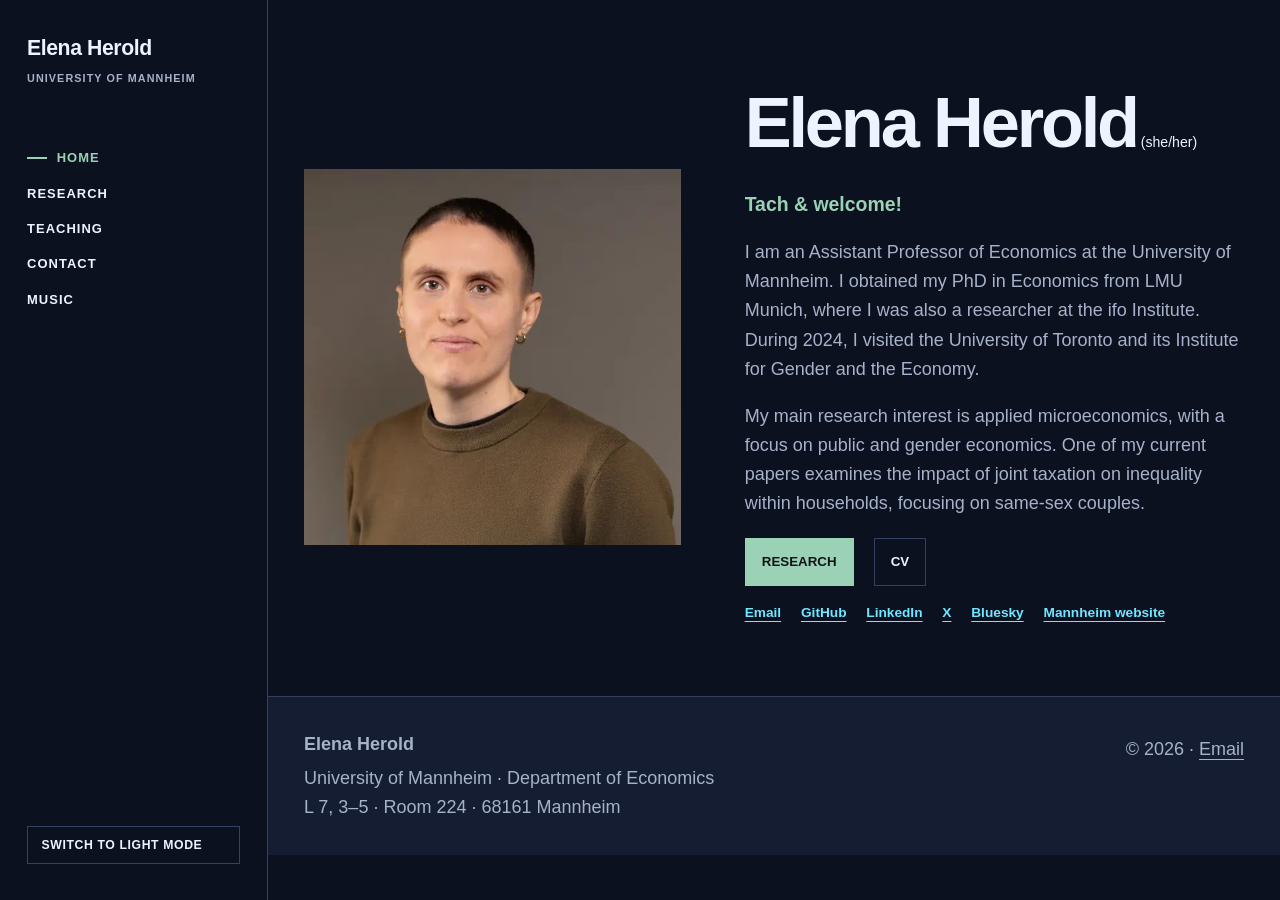
<file: index.html>
<!doctype html>
<html lang="en"><head><meta charset="utf-8"><meta name="viewport" content="width=device-width, initial-scale=1"><meta name="description" content="Elena Herold &mdash; Assistant Professor of Economics at the University of Mannheim."><title>Elena Herold &mdash; Economics</title><link rel="stylesheet" href="styles.css?v=footer-gap"><script src="site.js?v=music" defer></script></head>
<body><a class="skip-link" href="#main">Skip to content</a>
<header class="site-header"><div class="nav-wrap"><a class="brand" href="index.html">Elena Herold</a><button class="menu-button" type="button" aria-expanded="false" aria-controls="navigation">Menu</button><nav class="nav" id="navigation" aria-label="Primary"><a aria-current="page" href="index.html">Home</a><a href="research.html">Research</a><a href="teaching.html">Teaching</a><a href="contact.html">Contact</a><a href="music.html">Music</a></nav></div></header>
<main id="main">
  <section class="hero"><div class="container profile-hero">
    <img class="portrait" src="elena-herold.jpg" alt="Portrait of Elena Herold" width="578" height="576">
    <div><h1>Elena Herold <small style="font-size:.24em;font-family:var(--sans);font-weight:500;letter-spacing:0">(she/her)</small></h1>
      <div class="bio"><p class="welcome">Tach &amp; welcome!</p><p>I am an Assistant Professor of Economics at the University of Mannheim. I obtained my PhD in Economics from LMU Munich, where I was also a researcher at the ifo Institute. During 2024, I visited the University of Toronto and its Institute for Gender and the Economy.</p><p>My main research interest is applied microeconomics, with a focus on public and gender economics. One of my current papers examines the impact of joint taxation on inequality within households, focusing on same-sex couples.</p></div>
      <div class="actions"><a class="button primary" href="research.html">Research</a><a class="button" href="https://sites.google.com/view/elenaherold/cv" target="_blank" rel="noreferrer">CV</a></div>
      <div class="quick-links" aria-label="Quick links"><a href="mailto:elena.herold@uni-mannheim.de">Email</a><a href="https://github.com/ElenaHerold">GitHub</a><a href="https://de.linkedin.com/in/elena-herold-15aa451b9">LinkedIn</a><a href="https://x.com/ElenaHero8">X</a><a href="https://bsky.app/profile/elenahero8.bsky.social">Bluesky</a><a href="https://www.vwl.uni-mannheim.de/herold/">Mannheim website</a></div>
    </div>
  </div></section>
</main>
<footer class="footer home-footer"><div class="footer-inner"><div><strong>Elena Herold</strong><p>University of Mannheim &middot; Department of Economics<br>L 7, 3&ndash;5 &middot; Room 224 &middot; 68161 Mannheim</p></div><p>&copy; <span data-year></span> &middot; <a href="mailto:elena.herold@uni-mannheim.de">Email</a></p></div></footer></body></html>
</file>
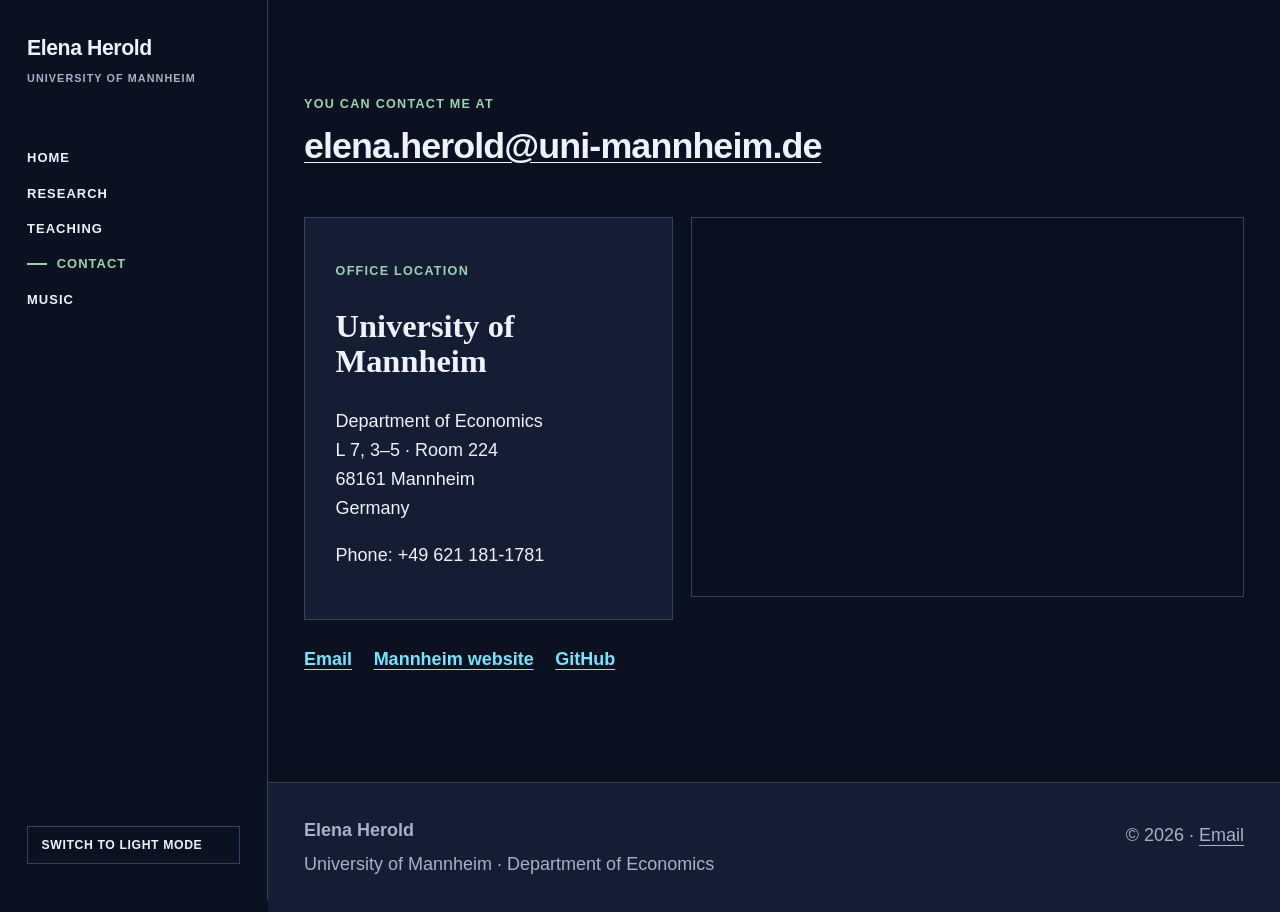
<file: contact.html>
<!doctype html><html lang="en"><head><meta charset="utf-8"><meta name="viewport" content="width=device-width, initial-scale=1"><meta name="description" content="Contact economist Elena Herold at the University of Mannheim."><title>Contact — Elena Herold</title><link rel="stylesheet" href="styles.css"><script src="site.js" defer></script></head><body>
<a class="skip-link" href="#main">Skip to content</a><header class="site-header"><div class="nav-wrap"><a class="brand" href="index.html">Elena Herold</a><button class="menu-button" type="button" aria-expanded="false" aria-controls="navigation">Menu</button><nav class="nav" id="navigation" aria-label="Primary"><a href="index.html">Home</a><a href="research.html">Research</a><a href="teaching.html">Teaching</a><a aria-current="page" href="contact.html">Contact</a></nav></div></header>
<main id="main"><section class="compact-page"><div class="container">
  <div class="contact-lead"><p class="eyebrow">You can contact me at</p><a class="contact-email" href="mailto:elena.herold@uni-mannheim.de">elena.herold@uni-mannheim.de</a></div>
  <div class="contact-layout"><address class="office-block"><p class="eyebrow">Office location</p><h2>University of Mannheim</h2><p>Department of Economics<br>L 7, 3–5 · Room 224<br>68161 Mannheim<br>Germany</p><p>Phone: +49 621 181-1781</p></address><iframe class="map-frame" title="Map showing the University of Mannheim Department of Economics" src="https://www.google.com/maps?q=L+7,+3-5,+68161+Mannheim,+Germany&amp;output=embed" loading="lazy" referrerpolicy="no-referrer-when-downgrade"></iframe></div>
  <div class="contact-bottom-links" aria-label="Contact links"><a href="mailto:elena.herold@uni-mannheim.de">Email</a><a href="https://www.vwl.uni-mannheim.de/herold/">Mannheim website</a><a href="https://github.com/ElenaHerold">GitHub</a></div>
</div></section></main>
<footer class="footer"><div class="footer-inner"><div><strong>Elena Herold</strong><p>University of Mannheim · Department of Economics</p></div><p>© <span data-year></span> · <a href="mailto:elena.herold@uni-mannheim.de">Email</a></p></div></footer></body></html>
</file>
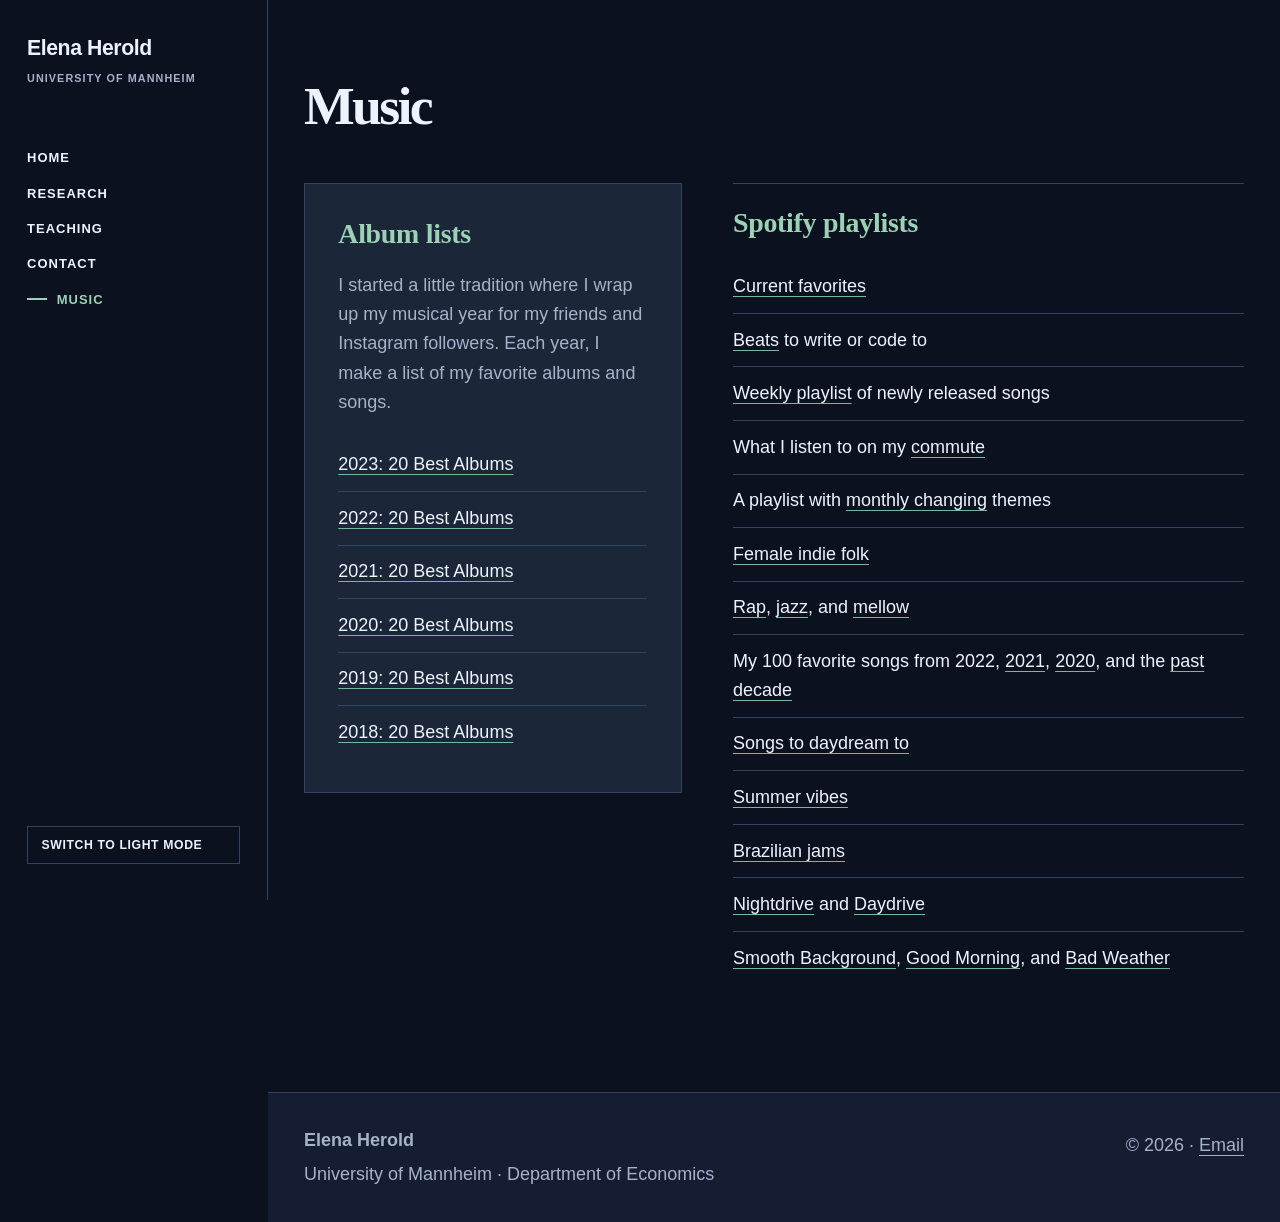
<file: music.html>
<!doctype html>
<html lang="en">
<head>
  <meta charset="utf-8">
  <meta name="viewport" content="width=device-width, initial-scale=1">
  <meta name="description" content="Elena Herold&rsquo;s year-end album lists and Spotify playlists.">
  <title>Music &mdash; Elena Herold</title>
  <link rel="stylesheet" href="styles.css?v=music-layout">
  <script src="site.js" defer></script>
</head>
<body class="music-page">
  <a class="skip-link" href="#main">Skip to content</a>
  <header class="site-header">
    <div class="nav-wrap">
      <a class="brand" href="index.html">Elena Herold</a>
      <button class="menu-button" type="button" aria-expanded="false" aria-controls="navigation">Menu</button>
      <nav class="nav" id="navigation" aria-label="Primary">
        <a href="index.html">Home</a>
        <a href="research.html">Research</a>
        <a href="teaching.html">Teaching</a>
        <a href="contact.html">Contact</a>
        <a aria-current="page" href="music.html">Music</a>
      </nav>
    </div>
  </header>
  <main id="main" class="compact-page">
    <div class="container">
      <div class="page-title"><h1>Music</h1></div>
      <div class="music-content">
        <section>
          <div class="simple-heading"><h2>Album lists</h2></div>
          <p>I started a little tradition where I wrap up my musical year for my friends and Instagram followers. Each year, I make a list of my favorite albums and songs.</p>
          <ul class="resource-list">
            <li><a href="https://docs.google.com/document/d/1A4HO-0M-Pzpk52nbZk3SD6AuZmOB5ZL29zUiPCK2bwg/edit?usp=sharing">2023: 20 Best Albums</a></li>
            <li><a href="https://docs.google.com/document/d/15G98rciWml8oA7XTT5eJnZAzKNcc1Stb_ZvEBKhloyU/edit">2022: 20 Best Albums</a></li>
            <li><a href="https://docs.google.com/document/d/1WB7Tk2DOCtQUjjTrojxL0MNMgNbkFAu_dySTpQH6QS0/edit">2021: 20 Best Albums</a></li>
            <li><a href="https://docs.google.com/document/d/1PI42fc4hTMATP-S0M8WL9-mwnEs9wQijAi701jOdJro/edit">2020: 20 Best Albums</a></li>
            <li><a href="https://docs.google.com/document/d/1vWv5sb4I0A_2w-kT2StlAGYwzggC92cbsrtn1eJMglU/edit">2019: 20 Best Albums</a></li>
            <li><a href="https://docs.google.com/document/d/13lSF3C5xCeaJgcHfjGsRQALjTRauyb-rl0aN3bH58yA/edit">2018: 20 Best Albums</a></li>
          </ul>
        </section>
        <section>
          <div class="simple-heading"><h2>Spotify playlists</h2></div>
          <ul class="resource-list">
            <li><a href="https://open.spotify.com/playlist/5D6ZUJSu3PGWhDtnA1cZZ3">Current favorites</a></li>
            <li><a href="https://open.spotify.com/playlist/4ku3Oc944n44gtOtDC6BoD">Beats</a> to write or code to</li>
            <li><a href="https://open.spotify.com/playlist/0uFxVH8AVri1pKlq2dPrEJ">Weekly playlist</a> of newly released songs</li>
            <li>What I listen to on my <a href="https://open.spotify.com/playlist/738i3jsyd4yw0ll4CYDeMt">commute</a></li>
            <li>A playlist with <a href="https://open.spotify.com/playlist/663Njykz3KDNhgYxnbQjS2">monthly changing</a> themes</li>
            <li><a href="https://open.spotify.com/playlist/2mMNcdWrbpffpsDDjH6Fhn">Female indie folk</a></li>
            <li><a href="https://open.spotify.com/playlist/1CYoEpx6fRs2TTwJpzUmvJ">Rap</a>, <a href="https://open.spotify.com/playlist/25WAeV6eblg3Qgh4OGMSEk">jazz</a>, and <a href="https://open.spotify.com/playlist/1lBPT0p9Pr8GLyC3iGca9m">mellow</a></li>
            <li>My 100 favorite songs from 2022, <a href="https://open.spotify.com/playlist/7gCdxbbAJJVEA4LKcmruKF">2021</a>, <a href="https://open.spotify.com/playlist/0hAU9uDH52lCgcaw1iNOfY">2020</a>, and the <a href="https://open.spotify.com/playlist/7JocLLuIwHmOETHFP0J8g9">past decade</a></li>
            <li><a href="https://open.spotify.com/playlist/2nCB3fsyP08tKt2p84H20M">Songs to daydream to</a></li>
            <li><a href="https://open.spotify.com/playlist/36pIoE3mAwqpCnnWa687Z8">Summer vibes</a></li>
            <li><a href="https://open.spotify.com/playlist/7FejXldpJetlLeXkN7qG2x">Brazilian jams</a></li>
            <li><a href="https://open.spotify.com/playlist/2m3jjHHO1isMdVcgaPcbvI">Nightdrive</a> and <a href="https://open.spotify.com/playlist/0xFaqoiD2bs73mEB8EAVh1">Daydrive</a></li>
            <li><a href="https://open.spotify.com/playlist/2GRf2dEL05OLwpFAt7LrQb">Smooth Background</a>, <a href="https://open.spotify.com/playlist/7aqoM42GNUUBeMi5clHeQJ">Good Morning</a>, and <a href="https://open.spotify.com/playlist/3A0E3oAkqNISywEKIcQkzJ">Bad Weather</a></li>
          </ul>
        </section>
      </div>
    </div>
  </main>
  <footer class="footer">
    <div class="footer-inner">
      <div><strong>Elena Herold</strong><p>University of Mannheim &middot; Department of Economics</p></div>
      <p>&copy; <span data-year></span> &middot; <a href="mailto:elena.herold@uni-mannheim.de">Email</a></p>
    </div>
  </footer>
</body>
</html>
</file>
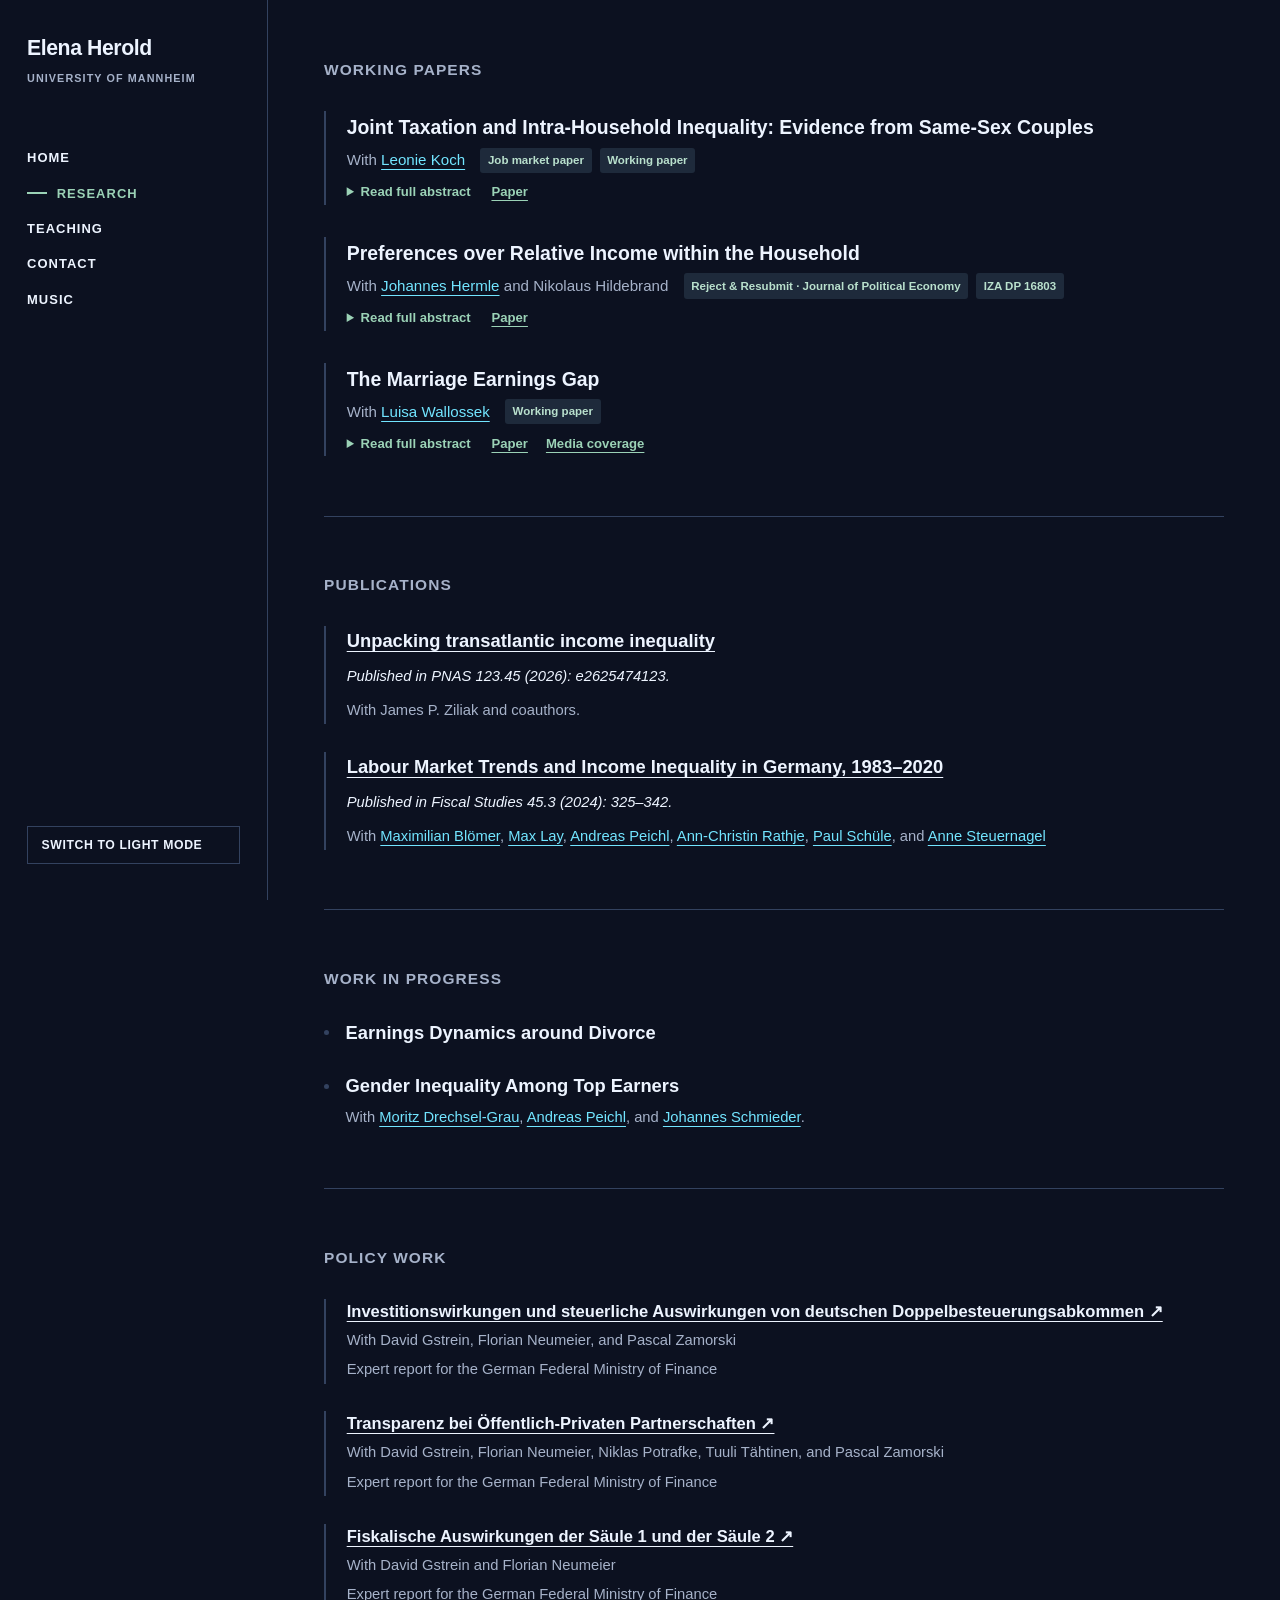
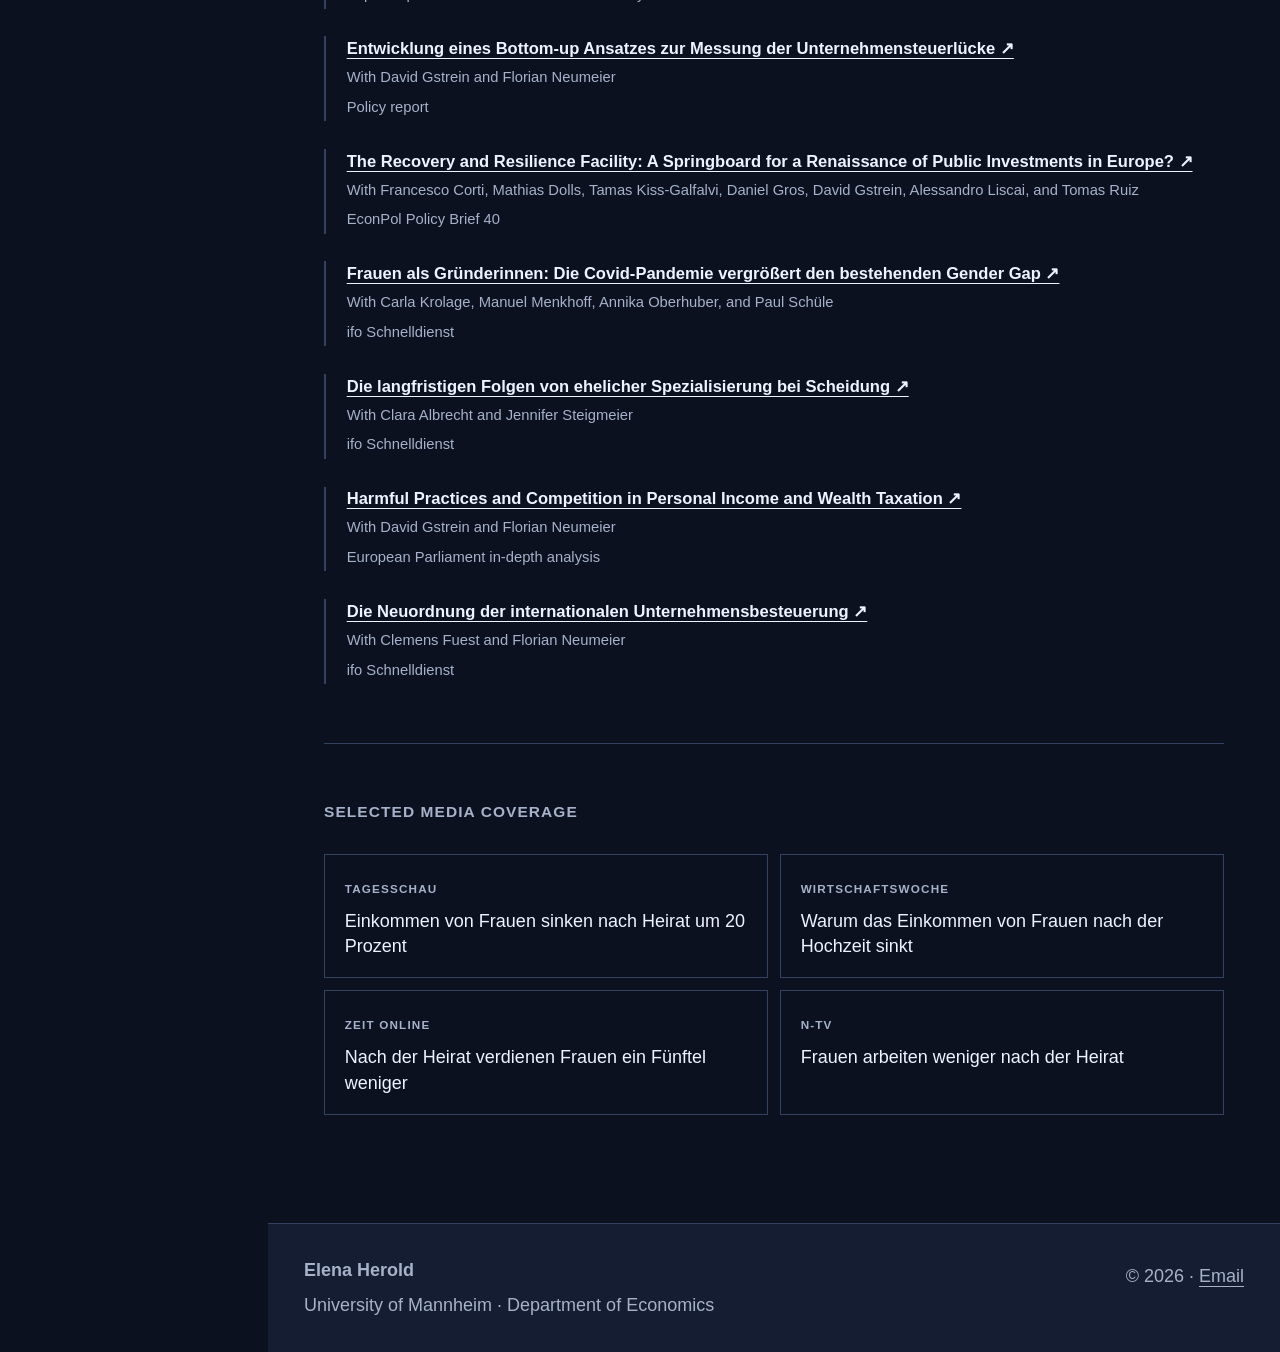
<file: research.html>
<!doctype html>
<html lang="en"><head><meta charset="utf-8"><meta name="viewport" content="width=device-width, initial-scale=1"><meta name="description" content="Research by economist Elena Herold on public and gender economics."><title>Research — Elena Herold</title><link rel="stylesheet" href="styles.css"><script src="site.js" defer></script></head>
<body class="research-page"><a class="skip-link" href="#main">Skip to content</a><header class="site-header"><div class="nav-wrap"><a class="brand" href="index.html">Elena Herold</a><button class="menu-button" type="button" aria-expanded="false" aria-controls="navigation">Menu</button><nav class="nav" id="navigation" aria-label="Primary"><a href="index.html">Home</a><a aria-current="page" href="research.html">Research</a><a href="teaching.html">Teaching</a><a href="contact.html">Contact</a></nav></div></header>
<main id="main"><section class="compact-page"><div class="container"><div class="simple-heading research-first-heading"><h2>Working Papers</h2></div>
<div class="paper-grid">
  <article class="paper-card compact-paper featured" id="joint-taxation"><h3>Joint Taxation and Intra-Household Inequality: Evidence from Same-Sex Couples</h3><div class="paper-meta-row"><p class="authors">With <a class="coauthor-link" href="https://sites.google.com/view/leonie-koch/about-me">Leonie Koch</a></p><span class="status">Job market paper</span><span class="status">Working paper</span></div><div class="paper-actions-row"><details><summary>Read full abstract</summary><p>Joint taxation of couples is often criticized for distorting labor supply and reinforcing household income inequality, particularly by disincentivizing secondary earners. Yet, empirical evidence is limited, as switching to joint taxation is typically endogenous and observed responses among different-sex couples are confounded by gender norms. We study the 2013 extension of joint income taxation to same-sex civil partners in Germany to isolate how tax incentives influence household income allocation. Using administrative tax return data on the universe of filers, we provide the first large-scale evidence on same-sex couples in Germany. We find that joint taxation increases within-couple inequality, primarily through reduced earnings of secondary earners. The partner pay gap rises by 4.1 percentage points—a 12.8% increase relative to the pre-reform level. Couples with children and initially equal earnings respond most. Exploiting heterogeneity in marginal tax rate changes, we find weak secondary-earner elasticities, consistent with household reallocation toward greater specialization rather than individual responses proportional to marginal tax incentives. Additionally, we show that same-sex couples are less likely than different-sex couples to choose withholding schemes that reinforce income differences between partners. Together, our findings show that joint taxation increases intra-household inequality, especially when there is scope for specialization and incentives align with gender norms.</p></details><div class="paper-links"><a href="https://elenaherold.github.io/Papers/Herold_Koch_JointTaxationIntraHouseholdInequality.pdf">Paper</a></div></div></article>
  <article class="paper-card compact-paper" id="relative-income"><h3>Preferences over Relative Income within the Household</h3><div class="paper-meta-row"><p class="authors">With <a class="coauthor-link" href="https://sites.google.com/berkeley.edu/johannes/home">Johannes Hermle</a> and Nikolaus Hildebrand</p><span class="status">Reject &amp; Resubmit · Journal of Political Economy</span><span class="status">IZA DP 16803</span></div><div class="paper-actions-row"><details><summary>Read full abstract</summary><p>What preferences do partners hold over their relative income within the household? We provide a flexible framework of preferences over relative income within the household and study their role for marital selection, separation, and household public good provision in a marriage market matching model with search frictions. We test the model predictions using large administrative tax data from Germany. We document the existence of a kink point in the relative income distribution at the point of spousal income equality. We also find the presence of a convex kink in wives’ household public good provision, suggesting that women bear the incidence of spousal relative income preferences. To disentangle the preferences of women and men, we implement a survey experiment. Our results indicate that women exhibit inequality aversion while men exhibit a preference for being the primary earner.</p></details><div class="paper-links"><a href="https://docs.iza.org/dp16803.pdf">Paper</a></div></div></article>
  <article class="paper-card compact-paper" id="marriage-gap"><h3>The Marriage Earnings Gap</h3><div class="paper-meta-row"><p class="authors">With <a class="coauthor-link" href="https://www.luisa-wallossek.com/research">Luisa Wallossek</a></p><span class="status">Working paper</span></div><div class="paper-actions-row"><details><summary>Read full abstract</summary><p>What happens to earnings upon marriage? Linking administrative and survey data from Germany, we show that there is a marriage earnings gap. Even after accounting for the child penalty, women’s earnings drop by 20% after marriage. We show that the marriage earnings gap results from both the extensive margin (women stop working) and the intensive margin (women work fewer hours), but not from a decrease in hourly wages. Labor supply disincentives from joint taxation can explain about one quarter of the marriage earnings gap, while we find no effect for labor supply incentives from changes in divorce law. Leveraging variation in norms created by the German separation, we find that gender norms are another important driver behind the marriage earnings gap.</p></details><div class="paper-links"><a href="https://www.dropbox.com/scl/fi/4ffpmqtalsmu37exdwf5k/Herold_Wallossek_Marriage_Earnings_Gap.pdf?dl=0&amp;rlkey=9k3uqnr6djy19bg0me30xl70e">Paper</a><a href="#media">Media coverage</a></div></div></article>
</div>
<div class="subsection publications-section"><div class="simple-heading"><h2>Publications</h2></div><div class="publication-list">
  <article class="publication-item"><div><h3><a href="https://www.pnas.org/doi/10.1073/pnas.2625474123">Unpacking transatlantic income inequality</a></h3><p class="publication-venue">Published in <em>PNAS</em> 123.45 (2026): e2625474123.</p><p>With James P. Ziliak and coauthors.</p></div></article>
  <article class="publication-item"><div><h3><a href="https://onlinelibrary.wiley.com/doi/10.1111/1475-5890.12389">Labour Market Trends and Income Inequality in Germany, 1983–2020</a></h3><p class="publication-venue">Published in <em>Fiscal Studies</em> 45.3 (2024): 325–342.</p><p>With <a class="coauthor-link" href="https://www.ifo.de/en/bloemer-m">Maximilian Blömer</a>, <a class="coauthor-link" href="https://www.ifo.de/en/lay-m">Max Lay</a>, <a class="coauthor-link" href="https://www.ifo.de/peichl-a">Andreas Peichl</a>, <a class="coauthor-link" href="https://www.ifo.de/en/rathje-a">Ann-Christin Rathje</a>, <a class="coauthor-link" href="https://cepr.org/about/people/paul-schule-0">Paul Schüle</a>, and <a class="coauthor-link" href="https://asteuern.github.io">Anne Steuernagel</a></p></div></article></div></div>
<div class="research-continuation"><div class="simple-heading"><h2>Work in progress</h2></div><div class="work-list"><article class="work-item"><h3>Earnings Dynamics around Divorce</h3></article><article class="work-item"><h3>Gender Inequality Among Top Earners</h3><p>With <a class="coauthor-link" href="https://www.moritzdrechselgrau.com/">Moritz Drechsel-Grau</a>, <a class="coauthor-link" href="https://www.ifo.de/peichl-a">Andreas Peichl</a>, and <a class="coauthor-link" href="https://sites.google.com/site/johannesschmieder/">Johannes Schmieder</a>.</p></article></div></div>
<div class="subsection" id="policy"><div class="simple-heading"><h2>Policy work</h2></div><div class="publication-list">
  <article class="publication-item"><div><h3><a href="https://www.ifo.de/projekt/2024-09-19/investitionswirkungen-und-steuerliche-auswirkungen">Investitionswirkungen und steuerliche Auswirkungen von deutschen Doppelbesteuerungsabkommen ↗</a></h3><p>With David Gstrein, Florian Neumeier, and Pascal Zamorski</p></div><p>Expert report for the German Federal Ministry of Finance</p></article>
  <article class="publication-item"><div><h3><a href="https://www.bundesfinanzministerium.de/Content/DE/Downloads/Oeffentliche-Finanzen/Studien-Kurzexpertisen/ifo-studie-transparenz-bei-oepp.pdf?__blob=publicationFile&amp;v=2">Transparenz bei Öffentlich-Privaten Partnerschaften ↗</a></h3><p>With David Gstrein, Florian Neumeier, Niklas Potrafke, Tuuli Tähtinen, and Pascal Zamorski</p></div><p>Expert report for the German Federal Ministry of Finance</p></article>
  <article class="publication-item"><div><h3><a href="https://www.bundesfinanzministerium.de/Content/DE/Downloads/Steuern/Internationales-Steuerrecht/kurzexpertise-internationale-unternehmensbesteuerung.html">Fiskalische Auswirkungen der Säule 1 und der Säule 2 ↗</a></h3><p>With David Gstrein and Florian Neumeier</p></div><p>Expert report for the German Federal Ministry of Finance</p></article>
  <article class="publication-item"><div><h3><a href="https://www.ifo.de/publikationen/2022/monographie-autorenschaft/entwicklung-eines-bottom-ansatzes-zur-messung-der">Entwicklung eines Bottom-up Ansatzes zur Messung der Unternehmensteuerlücke ↗</a></h3><p>With David Gstrein and Florian Neumeier</p></div><p>Policy report</p></article>
  <article class="publication-item"><div><h3><a href="https://www.econpol.eu/publications/policy_brief_40">The Recovery and Resilience Facility: A Springboard for a Renaissance of Public Investments in Europe? ↗</a></h3><p>With Francesco Corti, Mathias Dolls, Tamas Kiss-Galfalvi, Daniel Gros, David Gstrein, Alessandro Liscai, and Tomas Ruiz</p></div><p>EconPol Policy Brief 40</p></article>
  <article class="publication-item"><div><h3><a href="https://www.ifo.de/publikationen/2022/aufsatz-zeitschrift/frauen-als-gruenderinnen">Frauen als Gründerinnen: Die Covid-Pandemie vergrößert den bestehenden Gender Gap ↗</a></h3><p>With Carla Krolage, Manuel Menkhoff, Annika Oberhuber, and Paul Schüle</p></div><p>ifo Schnelldienst</p></article>
  <article class="publication-item"><div><h3><a href="https://www.ifo.de/publikationen/2022/aufsatz-zeitschrift/die-langfristigen-folgen-von-ehelicher-spezialisierung">Die langfristigen Folgen von ehelicher Spezialisierung bei Scheidung ↗</a></h3><p>With Clara Albrecht and Jennifer Steigmeier</p></div><p>ifo Schnelldienst</p></article>
  <article class="publication-item"><div><h3><a href="https://www.europarl.europa.eu/thinktank/en/document/IPOL_IDA%282022%29703343">Harmful Practices and Competition in Personal Income and Wealth Taxation ↗</a></h3><p>With David Gstrein and Florian Neumeier</p></div><p>European Parliament in-depth analysis</p></article>
  <article class="publication-item"><div><h3><a href="https://www.ifo.de/publikationen/2021/aufsatz-zeitschrift/die-neuordnung-der-internationalen-unternehmensbesteuerung">Die Neuordnung der internationalen Unternehmensbesteuerung ↗</a></h3><p>With Clemens Fuest and Florian Neumeier</p></div><p>ifo Schnelldienst</p></article>
</div></div>
<div class="subsection" id="media"><div class="simple-heading"><h2>Selected media coverage</h2></div><div class="media-grid"><a class="media-card" href="https://www.tagesschau.de/wirtschaft/arbeitsmarkt/frauen-einkuenfte-ehe-100.html"><span class="media-source">Tagesschau</span><h3>Einkommen von Frauen sinken nach Heirat um 20 Prozent</h3></a><a class="media-card" href="https://www.wiwo.de/erfolg/trends/equal-pay-day-20-prozent-weniger-warum-das-einkommen-von-frauen-nach-der-hochzeit-sinkt/30245498.html"><span class="media-source">WirtschaftsWoche</span><h3>Warum das Einkommen von Frauen nach der Hochzeit sinkt</h3></a><a class="media-card" href="https://www.zeit.de/wirtschaft/2025-03/studie-frauen-gehalt-heirat"><span class="media-source">ZEIT Online</span><h3>Nach der Heirat verdienen Frauen ein Fünftel weniger</h3></a><a class="media-card" href="https://www.n-tv.de/wirtschaft/Ifo-Frauen-arbeiten-weniger-nach-der-Heirat-article25613614.html"><span class="media-source">n-tv</span><h3>Frauen arbeiten weniger nach der Heirat</h3></a></div></div>
</div></section></main>
<footer class="footer"><div class="footer-inner"><div><strong>Elena Herold</strong><p>University of Mannheim · Department of Economics</p></div><p>© <span data-year></span> · <a href="mailto:elena.herold@uni-mannheim.de">Email</a></p></div></footer></body></html>
</file>
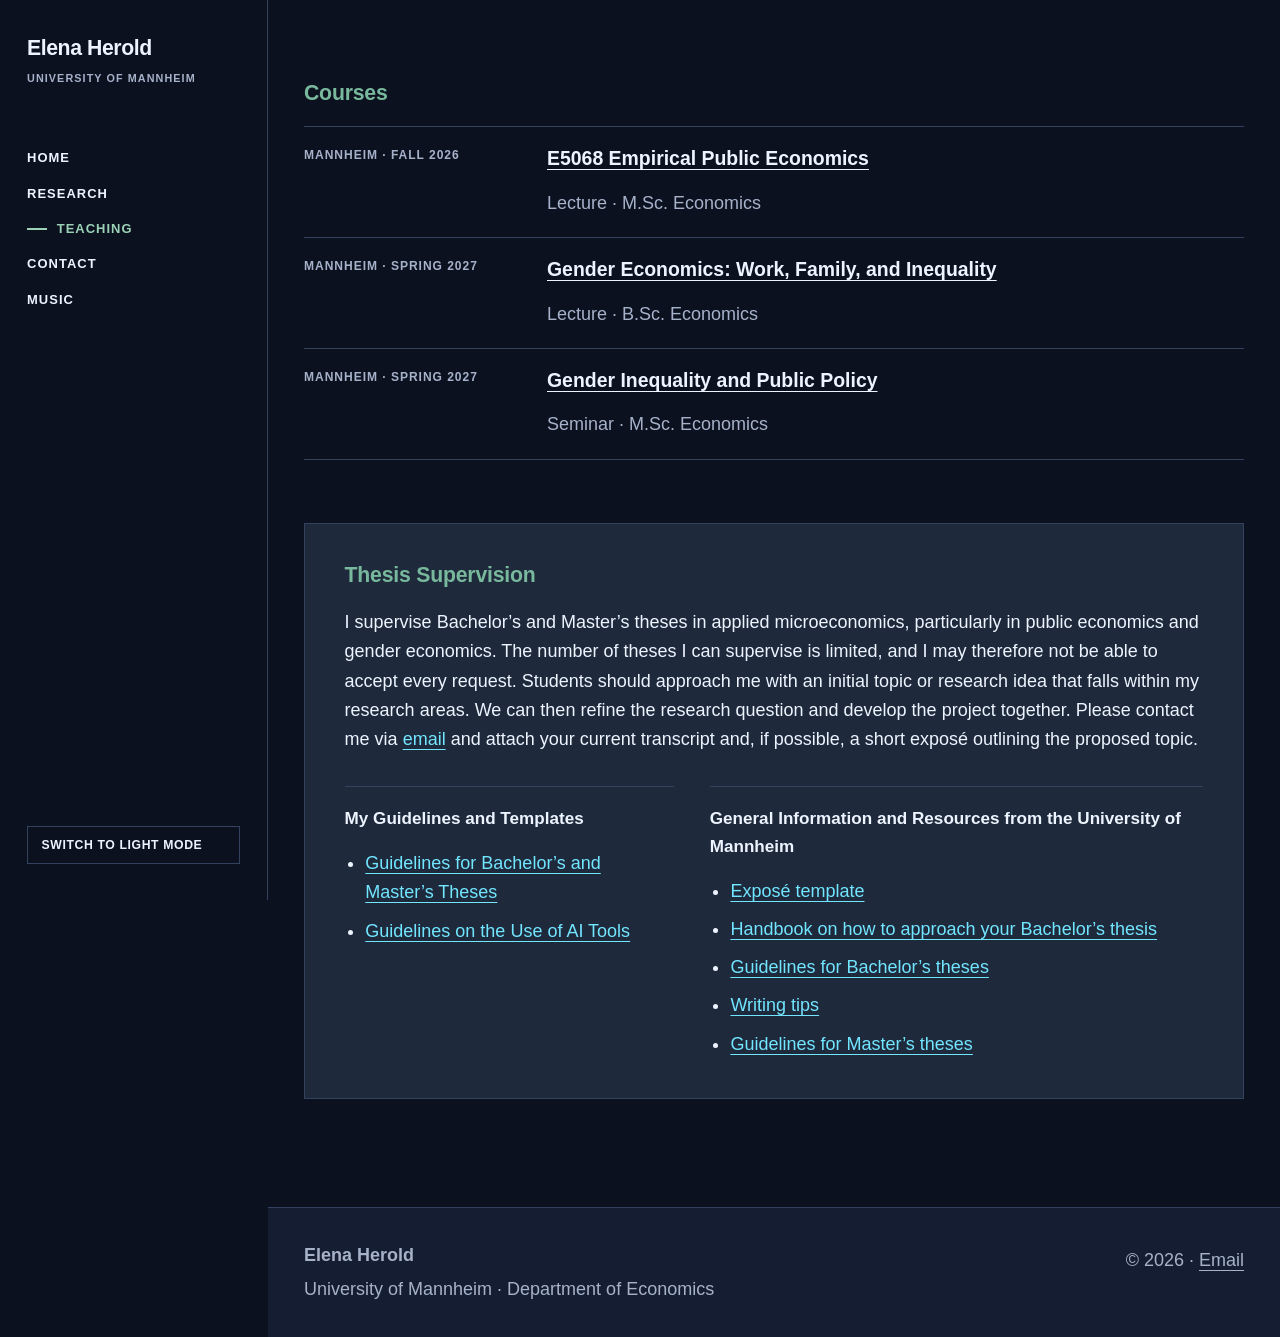
<file: teaching.html>
<!doctype html><html lang="en"><head><meta charset="utf-8"><meta name="viewport" content="width=device-width, initial-scale=1"><meta name="description" content="Teaching and thesis supervision by Elena Herold at the University of Mannheim."><title>Teaching — Elena Herold</title><link rel="stylesheet" href="styles.css"><script src="site.js" defer></script></head><body>
<a class="skip-link" href="#main">Skip to content</a><header class="site-header"><div class="nav-wrap"><a class="brand" href="index.html">Elena Herold</a><button class="menu-button" type="button" aria-expanded="false" aria-controls="navigation">Menu</button><nav class="nav" id="navigation" aria-label="Primary"><a href="index.html">Home</a><a href="research.html">Research</a><a aria-current="page" href="teaching.html">Teaching</a><a href="contact.html">Contact</a></nav></div></header>
<main id="main"><section class="compact-page"><div class="container"><div class="simple-heading courses-heading"><h1>Courses</h1></div><div class="course-list">
  <article class="course-item"><p class="course-term">Mannheim · Fall 2026</p><div><h2><a href="https://portal2.uni-mannheim.de/portal2/pages/startFlow.xhtml?_flowId=detailView-flow&amp;unitId=48272&amp;periodId=1955&amp;navigationPosition=examEventOverviewOwn">E5068 Empirical Public Economics</a></h2><p>Lecture · M.Sc. Economics</p></div></article>
  <article class="course-item"><p class="course-term">Mannheim · Spring 2027</p><div><h2><a href="https://portal2.uni-mannheim.de/portal2/pages/startFlow.xhtml?_flowId=detailView-flow&amp;unitId=92592&amp;periodId=1952&amp;navigationPosition=examEventOverviewOwn">Gender Economics: Work, Family, and Inequality</a></h2><p>Lecture · B.Sc. Economics</p></div></article>
  <article class="course-item"><p class="course-term">Mannheim · Spring 2027</p><div><h2><a href="https://portal2.uni-mannheim.de/portal2/pages/startFlow.xhtml?_flowId=detailView-flow&amp;unitId=92593&amp;periodId=1952&amp;navigationPosition=examEventOverviewOwn">Gender Inequality and Public Policy</a></h2><p>Seminar · M.Sc. Economics</p></div></article>
</div><div class="subsection supervision teaching-supervision"><div class="simple-heading"><h2>Thesis Supervision</h2></div><p>I supervise Bachelor’s and Master’s theses in applied microeconomics, particularly in public economics and gender economics. The number of theses I can supervise is limited, and I may therefore not be able to accept every request. Students should approach me with an initial topic or research idea that falls within my research areas. We can then refine the research question and develop the project together. Please contact me via <a href="mailto:elena.herold@uni-mannheim.de">email</a> and attach your current transcript and, if possible, a short exposé outlining the proposed topic.</p>
<div class="thesis-resources"><section class="resource-block"><h3>My Guidelines and Templates</h3><ul class="resource-list"><li><a href="thesis-guidelines.pdf">Guidelines for Bachelor’s and Master’s Theses</a></li><li><a href="ai-tools-guidelines.pdf">Guidelines on the Use of AI Tools</a></li></ul></section>
<section class="resource-block"><h3>General Information and Resources from the University of Mannheim</h3><ul class="resource-list"><li><a href="https://www.vwl.uni-mannheim.de/media/Fakultaeten/vwl/Dokumente/Vorlage_Expose.doc">Exposé template</a></li><li><a href="https://www.vwl.uni-mannheim.de/studium/bachelorstudium/schreibberatung/leitfaeden-und-literatur-zum-wissenschaftlichen-schreiben/">Handbook on how to approach your Bachelor’s thesis</a></li><li><a href="https://www.vwl.uni-mannheim.de/media/Fakultaeten/vwl/Dokumente/20141105_Guidelines.pdf">Guidelines for Bachelor’s theses</a></li><li><a href="https://www.vwl.uni-mannheim.de/studium/bachelorstudium/schreibberatung/">Writing tips</a></li><li><a href="https://www.vwl.uni-mannheim.de/media/Fakultaeten/vwl/Dokumente/VWL_Master_s_thesis_handout_2017.pdf">Guidelines for Master’s theses</a></li></ul></section></div></div></div></section></main>
<footer class="footer"><div class="footer-inner"><div><strong>Elena Herold</strong><p>University of Mannheim · Department of Economics</p></div><p>© <span data-year></span> · <a href="mailto:elena.herold@uni-mannheim.de">Email</a></p></div></footer></body></html>
</file>
<file: styles.css>
:root {
  --nav-w: clamp(248px, 22vw, 268px);
  --bg: #f7f6f3;
  --surface: #fff;
  --surface-soft: #efeeea;
  --text: #1b1d1f;
  --muted: #62686d;
  --line: #d7d7d3;
  --green: #27694f;
  --green-dark: #1f523f;
  --green-soft: #4f7d69;
  --orange: #9f3d32;
  --secondary: #365f78;
  --nav-bg: #fff;
  --nav-text: #1b1d1f;
  --serif: Georgia, "Times New Roman", serif;
  --sans: Arial, Helvetica, sans-serif;
}

html:not([data-theme="light"]) {
  --bg: #0c1120;
  --surface: #151d32;
  --surface-soft: #19233b;
  --text: #edf4ff;
  --muted: #a6b2c9;
  --line: #33425f;
  --green: #9bd2b6;
  --green-dark: #b9e0cd;
  --green-soft: #78b89c;
  --orange: #e09686;
  --secondary: #72e5ff;
  --nav-bg: #0c1120;
  --nav-text: #edf4ff;
}

* { box-sizing: border-box; }
html { scroll-behavior: smooth; font-size: 112.5%; }
body { margin: 0; padding-left: var(--nav-w); background: var(--bg); color: var(--text); font: 1rem/1.62 var(--sans); }
a { color: inherit; text-underline-offset: 4px; }
img { max-width: 100%; }
.skip-link { position: fixed; left: -20rem; top: 1rem; z-index: 100; padding: .7rem 1rem; color: var(--text); background: var(--surface); }
.skip-link:focus { left: 1rem; }

.site-header { position: fixed; inset: 0 auto 0 0; z-index: 40; width: var(--nav-w); background: var(--nav-bg); color: var(--nav-text); border-right: 1px solid var(--line); }
.nav-wrap { min-height: 100%; padding: 2rem 1.5rem; display: flex; flex-direction: column; }
.brand { color: var(--nav-text); font: 720 1.18rem/1.2 var(--sans); letter-spacing: -.02em; text-decoration: none; }
.brand::after { content: "University of Mannheim"; display: block; margin-top: .55rem; color: var(--muted); font: 700 .6rem/1.3 var(--sans); letter-spacing: .1em; text-transform: uppercase; }
.nav { display: flex; flex-direction: column; gap: .8rem; margin-top: 3.5rem; }
.nav a { width: fit-content; color: var(--nav-text); font-size: .72rem; font-weight: 750; letter-spacing: .08em; text-decoration: none; text-transform: uppercase; }
.nav a:hover { color: var(--secondary); }
.nav a[aria-current="page"] { color: var(--green); }
.nav a[aria-current="page"]::before { content: ""; display: inline-block; width: 1.1rem; height: 2px; margin: 0 .55rem .2rem 0; background: currentColor; }
.menu-button { display: none; }
.theme-toggle { margin-top: auto; padding: .65rem .75rem; color: var(--nav-text); background: transparent; border: 1px solid var(--line); font: 750 .68rem/1 var(--sans); letter-spacing: .05em; text-align: left; text-transform: uppercase; cursor: pointer; }
.theme-toggle:hover { border-color: var(--green); color: var(--green); }

main { min-height: calc(100vh - 120px); }
main:has(> .hero) { min-height: 0; }
.container { width: min(calc(100% - 4rem), 1080px); margin: auto; }
.hero { display: flex; align-items: center; padding: 5rem 0 4rem; }
.profile-hero { display: grid; grid-template-columns: minmax(320px, .86fr) minmax(0, 1.14fr); gap: clamp(2.8rem, 5vw, 4.8rem); align-items: center; }
.profile-hero h1 { display: flex; flex-wrap: wrap; align-items: baseline; gap: .055em; }
.portrait { display: block; width: 100%; height: auto; object-fit: contain; border: 0; box-shadow: none; margin: 0; }
h1 { margin: 0; font: 720 clamp(3rem, 5.5vw, 5.1rem)/.94 var(--sans); letter-spacing: -.045em; }
h1 small { font-size: .2em !important; font-weight: 500 !important; }
.welcome { margin-bottom: .55rem; color: var(--green); font-size: 1.08rem; font-weight: 800; }
.bio { max-width: 66ch; margin-top: 1.8rem; color: var(--muted); }
.actions, .quick-links { display: flex; flex-wrap: wrap; gap: .65rem 1.1rem; }
.hero .actions { margin-top: 1.075rem; }
.hero .quick-links { margin-top: .9rem; }
.quick-links a { color: var(--secondary); font-size: .76rem; font-weight: 750; }
.button { padding: .68rem .9rem; border: 1px solid var(--line); font-size: .74rem; font-weight: 800; text-decoration: none; text-transform: uppercase; }
.button:hover { border-color: var(--secondary); color: var(--secondary); }
.button.primary { color: #fff; background: var(--green); border-color: var(--green); }
html:not([data-theme="light"]) .button.primary { color: #111418; }

.compact-page { padding: 4.5rem 0 6rem; }
.page-title { margin-bottom: 2rem; }
.page-title h1, .research-heading-row h1 { font-size: clamp(2.35rem, 4.2vw, 3.8rem); }
.research-heading-row { display: flex; align-items: end; justify-content: space-between; gap: 2rem; margin-bottom: 2.4rem; }
.research-heading-row h2 { margin: 0 0 .35rem; color: var(--muted); font-size: .74rem; letter-spacing: .1em; text-transform: uppercase; }

.paper-grid { display: grid; border-top: 1px solid var(--line); }
.paper-card { padding: 1.45rem 0; border-bottom: 1px solid var(--line); }
.paper-card h3 { margin: 0; font: 650 1.2rem/1.28 var(--sans); }
.paper-card.featured { border-left: 0; padding-left: 0; }
.paper-meta-row { display: flex; flex-wrap: wrap; align-items: center; gap: .45rem; margin-top: .65rem; }
.authors { margin: 0 .4rem 0 0; color: var(--muted); }
.coauthor-link { color: var(--secondary); }
.status { display: inline-flex; align-items: center; min-height: 1.55rem; padding: .18rem .52rem; color: var(--secondary); background: transparent; border: 1px solid var(--line); border-radius: 2px; font-size: .67rem; font-weight: 750; }
.paper-actions-row { display: flex; flex-wrap: wrap; align-items: flex-start; gap: .7rem 1.15rem; margin-top: .75rem; }
.paper-actions-row > details:not([open]) { width: auto; }
.paper-actions-row > details[open] { flex: 1 1 100%; }
.paper-actions-row details p { max-width: 78ch; margin: 1rem 0 0; color: var(--muted); }
.paper-links { display: flex; align-items: center; gap: 1rem; }
.paper-links a, details summary { color: var(--green-dark); font-size: .76rem; font-weight: 800; cursor: pointer; }
html:not([data-theme="light"]) .paper-links a, html:not([data-theme="light"]) details summary { color: var(--green); }

.research-continuation, .subsection { margin-top: 3.5rem; }
.simple-heading { margin-bottom: 1.15rem; }
.simple-heading h2, .courses-heading h1 { margin: 0; color: var(--green-soft); font: 700 clamp(1.05rem, 1.65vw, 1.3rem)/1.15 var(--sans); letter-spacing: -.01em; }
.courses-heading h1 { font-size: 1.18rem; }
.research-first-heading { margin-bottom: 1rem; }
.publications-section { margin-top: 3rem; }
.work-list { display: grid; }
.work-item { padding: .95rem 0; border-bottom: 1px solid var(--line); }
.work-item:first-child { border-top: 1px solid var(--line); }
.work-item h3, .work-item p { margin: 0; }
.work-item h3, .publication-item h3 { font: 650 1.2rem/1.28 var(--sans); }
.work-item p { margin-top: .3rem; color: var(--muted); }
.publication-list { display: grid; }
.publication-item { display: grid; grid-template-columns: minmax(0, 1.5fr) minmax(170px, .5fr); gap: 1.5rem; padding: 1.05rem 0; border-bottom: 1px solid var(--line); }
.publication-item:first-child { border-top: 1px solid var(--line); }
.publication-item h3, .publication-item p { margin: 0; }
.publication-item h3 { font-size: 1.2rem; }
#policy .publication-item h3 { font-size: .9rem; line-height: 1.3; }
.publication-item p { margin-top: .3rem; color: var(--muted); font-size: .86rem; }
.publications-section .publication-item { grid-template-columns: 1fr; }
.publications-section .publication-venue { margin-top: .55rem; color: var(--text); }
.publications-section .publication-venue + p { margin-top: .55rem; }
.publication-item a:hover { color: var(--secondary); }
.media-grid { display: grid; grid-template-columns: repeat(2, minmax(0, 1fr)); gap: .7rem; }
.media-card { min-height: 135px; padding: 1.25rem; background: var(--surface); border: 1px solid var(--line); text-decoration: none; }
.media-card:hover { border-color: var(--green); }
.media-source { color: var(--green); font-size: .68rem; font-weight: 800; letter-spacing: .1em; text-transform: uppercase; }
.media-card h3 { margin: .65rem 0 0; font: 600 1.05rem/1.3 var(--serif); }

.course-list { display: grid; border-top: 1px solid var(--line); }
.course-item { min-height: 0; padding: 1.05rem 0; display: grid; grid-template-columns: 12rem minmax(0, 1fr); gap: 1.5rem; align-items: start; background: transparent; border: 0; border-bottom: 1px solid var(--line); }
.course-item > div { margin-top: 0; }
.course-term { margin: 0; color: var(--secondary); font-size: .67rem; font-weight: 800; letter-spacing: .08em; text-transform: uppercase; }
.course-item h2 { margin: 0 0 .35rem; font: 650 1.08rem/1.28 var(--sans); }
.course-item p { margin-bottom: 0; color: var(--muted); }
.teaching-supervision { padding: 2.2rem; background: color-mix(in srgb, var(--green) 7%, var(--surface)); border: 1px solid var(--line); }
.teaching-supervision .simple-heading h2 { font-size: 1.18rem; }
.teaching-supervision a { color: var(--secondary); }
.thesis-resources { display: grid; grid-template-columns: .8fr 1.2fr; gap: 2rem; margin-top: 1.8rem; }
.resource-block { padding-top: 1rem; border-top: 1px solid var(--line); }
.resource-block h3 { margin: 0; font-size: .95rem; }
.resource-list { margin: .9rem 0 0; padding-left: 1.15rem; }
.resource-list li + li { margin-top: .5rem; }

.contact-lead { margin-bottom: 2.8rem; }
.eyebrow { color: var(--green); font-size: .7rem; font-weight: 800; letter-spacing: .1em; text-transform: uppercase; }
.contact-email { font: 650 clamp(1.15rem, 2.8vw, 2.4rem)/1.1 var(--sans); letter-spacing: -.025em; text-decoration-thickness: 1px; }
.contact-layout { display: grid; grid-template-columns: .8fr 1.2fr; gap: 1rem; }
.office-block { padding: 1.7rem; background: var(--surface); border: 1px solid var(--line); font-style: normal; }
.office-block h2 { font: 600 1.8rem/1.1 var(--serif); }
.map-frame { width: 100%; min-height: 380px; border: 1px solid var(--line); filter: grayscale(.25) saturate(.6); }
.contact-bottom-links { display: flex; flex-wrap: wrap; gap: 1.2rem; margin-top: 1.4rem; }
.contact-bottom-links a { color: var(--secondary); font-weight: 750; }

.music-page .container { max-width: 960px; }
.music-page .page-title { margin-bottom: clamp(1.8rem, 4vw, 3.25rem); }
.music-page .page-title h1 { font-family: var(--serif); font-weight: 600; letter-spacing: -.05em; }
.music-content { display: grid; grid-template-columns: minmax(0, .85fr) minmax(0, 1.15fr); gap: clamp(1.5rem, 4vw, 3.5rem); align-items: start; }
.music-content > section { min-width: 0; border-top: 1px solid var(--line); padding-top: 1.25rem; }
.music-content > section:first-child { padding: clamp(1.2rem, 2.6vw, 2rem); background: color-mix(in srgb, var(--green) 5%, var(--surface)); border: 1px solid var(--line); }
.music-content .simple-heading h2 { color: var(--green); font: 600 1.55rem/1.2 var(--serif); }
.music-content p { margin: 0 0 1.2rem; color: var(--muted); }
.music-content .resource-list { list-style: none; padding: 0; margin: 0; }
.music-content .resource-list li { margin: 0; padding: .65rem 0; border-bottom: 1px solid var(--line); }
.music-content .resource-list li:last-child { border-bottom: 0; }
.music-content a { color: var(--text); text-decoration-color: var(--green-soft); text-decoration-thickness: 1px; }
.music-content a:hover, .music-content a:focus-visible { color: var(--green); }

/* Gentler research-page rhythm */
.research-page .container { width: min(calc(100% - 4rem), 900px); }
.research-page .compact-page { padding-top: 3.4rem; }
.research-page .simple-heading { margin-bottom: 1.8rem; }
.research-page .simple-heading h2 { color: var(--muted); font-size: .86rem; font-weight: 650; letter-spacing: .07em; text-transform: uppercase; }
.research-page .paper-grid { gap: 1.8rem; border-top: 0; }
.research-page .paper-card { padding: .15rem 0 .15rem 1.15rem; border-bottom: 0; border-left: 2px solid var(--line); transition: border-color .15s ease; }
.research-page .paper-card:hover { border-left-color: var(--green-soft); }
.research-page .paper-card h3 { font-size: 1.08rem; font-weight: 600; line-height: 1.4; }
.research-page .paper-meta-row { margin-top: .35rem; color: var(--muted); font-size: .84rem; }
.research-page .status { min-height: 1.4rem; padding: .12rem .42rem; color: var(--green-dark); background: color-mix(in srgb, var(--green) 7%, var(--surface)); border: 0; border-radius: 3px; font-size: .64rem; font-weight: 650; }
.research-page .paper-actions-row { margin-top: .45rem; }
.research-page .paper-links a,.research-page details summary { color: var(--muted); font-size: .73rem; font-weight: 600; }
.research-page .paper-links a:hover,.research-page details summary:hover { color: var(--green); }
.research-page .paper-actions-row details p { font-size: .9rem; line-height: 1.75; }
.research-page .research-continuation,.research-page .subsection { margin-top: 3.3rem; padding-top: 3.3rem; border-top: 1px solid var(--line); }
.research-page .work-list,.research-page .publication-list { gap: 1.55rem; }
.research-page .work-item { position: relative; padding: 0 0 0 1.2rem; border: 0; }
.research-page .work-item:first-child { border-top: 0; }
.research-page .work-item::before { content: ""; position: absolute; left: 0; top: .58rem; width: 5px; height: 5px; border-radius: 50%; background: var(--line); }
.research-page .work-item h3,.research-page .publication-item h3 { font-size: 1.02rem; font-weight: 600; line-height: 1.4; }
.research-page .work-item p,.research-page .publication-item p { font-size: .82rem; line-height: 1.65; }
.research-page .publication-item { display: block; padding: .1rem 0 .1rem 1.15rem; border: 0; border-left: 2px solid var(--line); }
.research-page .publication-item:first-child { border-top: 0; }
.research-page .publication-item:hover { border-left-color: var(--green-soft); }
.research-page #policy .publication-item h3 { font-size: .92rem; }
.research-page .publication-venue { font-style: italic; }
.research-page .media-grid { gap: .65rem; }
.research-page .media-card { min-height: 0; padding: 1rem 1.1rem; background: transparent; }
.research-page .media-card h3 { margin-top: .4rem; font: 500 1rem/1.4 var(--sans); }
.research-page .media-source { color: var(--muted); font-size: .65rem; font-weight: 650; }

.footer { padding: 1.8rem 0; color: var(--muted); background: var(--surface); border-top: 1px solid var(--line); }
.footer-inner { width: min(calc(100% - 4rem), 1080px); margin: auto; display: flex; justify-content: space-between; gap: 2rem; }
.footer p { margin: .3rem 0 0; }

@media (max-width: 900px) {
  html { font-size: 106.25%; }
  body { padding-left: 0; }
  .site-header { position: sticky; inset: 0 0 auto; width: auto; border-right: 0; border-bottom: 1px solid var(--line); }
  .nav-wrap { min-height: auto; padding: 1rem 1.25rem; display: grid; grid-template-columns: 1fr auto; align-items: center; }
  .brand::after { display: none; }
  .menu-button { display: block; padding: .5rem .7rem; color: var(--nav-text); background: transparent; border: 1px solid var(--line); }
  .nav { display: none; grid-column: 1 / -1; flex-direction: row; flex-wrap: wrap; margin: 1rem 0 0; }
  .nav.is-open { display: flex; }
  .theme-toggle { grid-column: 1; margin-top: 1rem; width: max-content; }
  .container { width: min(calc(100% - 2.5rem), 1080px); }
  .profile-hero { grid-template-columns: 1fr; gap: 2.3rem; }
  .portrait { max-width: 560px; }
  .research-heading-row { display: block; }
  .research-heading-row h2 { margin-top: .8rem; }
  .course-item { grid-template-columns: 10rem minmax(0, 1fr); }
  .thesis-resources, .contact-layout, .music-content { grid-template-columns: 1fr; }
}

@media (max-width: 620px) {
  .hero, .compact-page { padding: 3rem 0 4rem; }
  .hero { padding-bottom: 3.25rem; }
  h1 { font-size: 3.35rem; }
  .paper-card { grid-template-columns: 1fr; }
  .paper-card h3, .paper-meta-row, .paper-card > details[open] { grid-column: 1; }
  .publication-item, .media-grid { grid-template-columns: 1fr; }
  .course-item { grid-template-columns: 1fr; gap: .35rem; }
  .teaching-supervision { padding: 1.4rem; }
  .footer-inner { width: min(calc(100% - 2.5rem), 1080px); flex-direction: column; }
}
</file>
